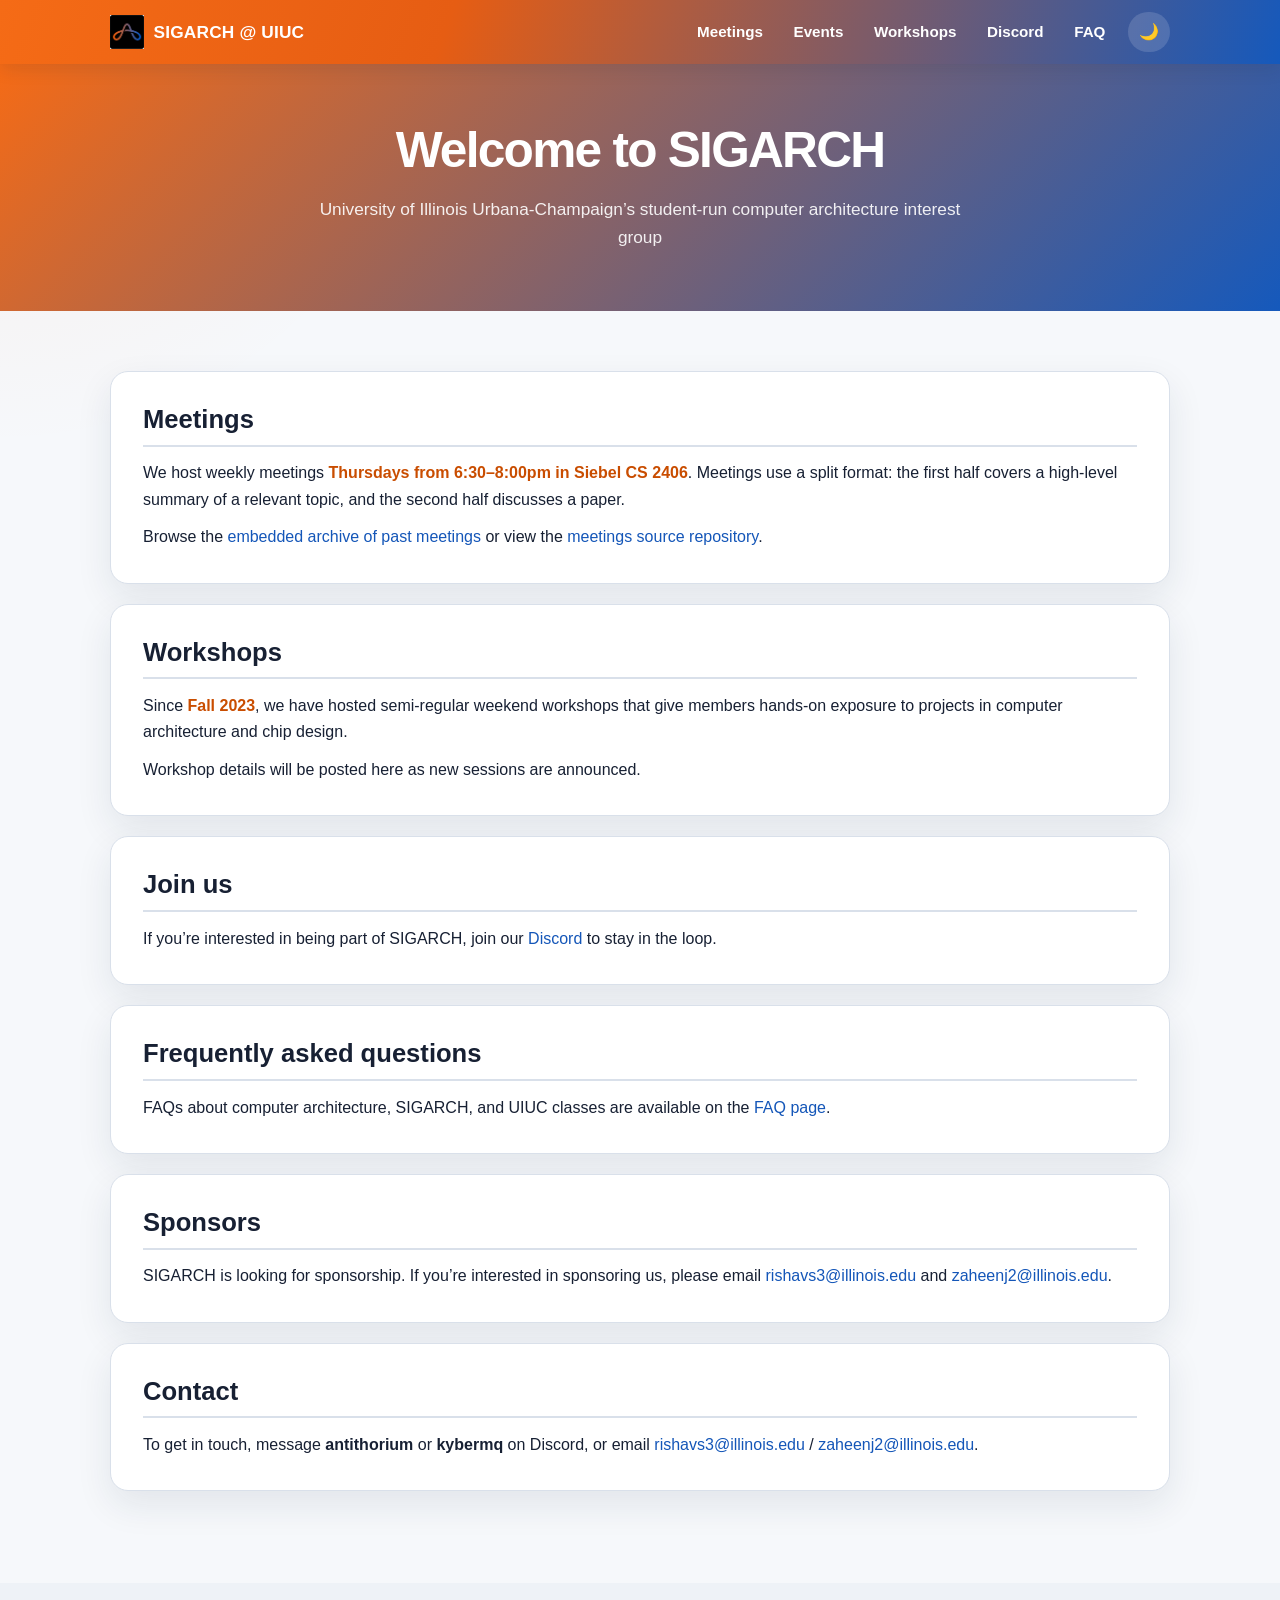
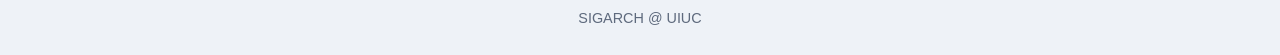
<file: index.html>
<!DOCTYPE html>
<html lang="en">
<head>
  <meta charset="UTF-8">
  <meta name="viewport" content="width=device-width, initial-scale=1.0">
  <link rel="icon" type="image/png" href="assets/tab.png">
  <link rel="stylesheet" href="style.css">
  <script src="nav.js" defer></script>
  <script src="site.js" defer></script>
  <title>SIGARCH @ UIUC</title>
</head>
<body>
  <div data-site-nav></div>

  <header class="hero">
    <div class="hero-inner">
      <h1>Welcome to SIGARCH</h1>
      <p>University of Illinois Urbana-Champaign’s student-run computer architecture interest group</p>
    </div>
  </header>

  <main class="page-shell">
    <section class="content-card" id="meetings">
      <h2>Meetings</h2>
      <p>We host weekly meetings <span class="highlight">Thursdays from 6:30–8:00pm in Siebel CS 2406</span>. Meetings use a split format: the first half covers a high-level summary of a relevant topic, and the second half discusses a paper.</p>
      <p>Browse the <a href="meetings.html">embedded archive of past meetings</a> or view the <a href="https://github.com/uiuc-sigarch/meetings" target="_blank" rel="noopener">meetings source repository</a>.</p>
    </section>

    <section class="content-card" id="workshops">
      <h2>Workshops</h2>
      <p>Since <span class="highlight">Fall 2023</span>, we have hosted semi-regular weekend workshops that give members hands-on exposure to projects in computer architecture and chip design.</p>
      <p>Workshop details will be posted here as new sessions are announced.</p>
    </section>

    <section class="content-card">
      <h2>Join us</h2>
      <p>If you’re interested in being part of SIGARCH, join our <a href="https://discord.gg/Cf4FMZVUBR" target="_blank" rel="noopener">Discord</a> to stay in the loop.</p>
    </section>

    <section class="content-card" id="faq">
      <h2>Frequently asked questions</h2>
      <p>FAQs about computer architecture, SIGARCH, and UIUC classes are available on the <a href="faq.html">FAQ page</a>.</p>
    </section>

    <section class="content-card">
      <h2>Sponsors</h2>
      <p>SIGARCH is looking for sponsorship. If you’re interested in sponsoring us, please email <a href="mailto:rishavs3@illinois.edu">rishavs3@illinois.edu</a> and <a href="mailto:zaheenj2@illinois.edu">zaheenj2@illinois.edu</a>.</p>
    </section>

    <section class="content-card">
      <h2>Contact</h2>
      <p>To get in touch, message <strong>antithorium</strong> or <strong>kybermq</strong> on Discord, or email <a href="mailto:rishavs3@illinois.edu">rishavs3@illinois.edu</a> / <a href="mailto:zaheenj2@illinois.edu">zaheenj2@illinois.edu</a>.</p>
    </section>
  </main>

  <footer class="site-footer">SIGARCH @ UIUC</footer>
</body>
</html>
</file>
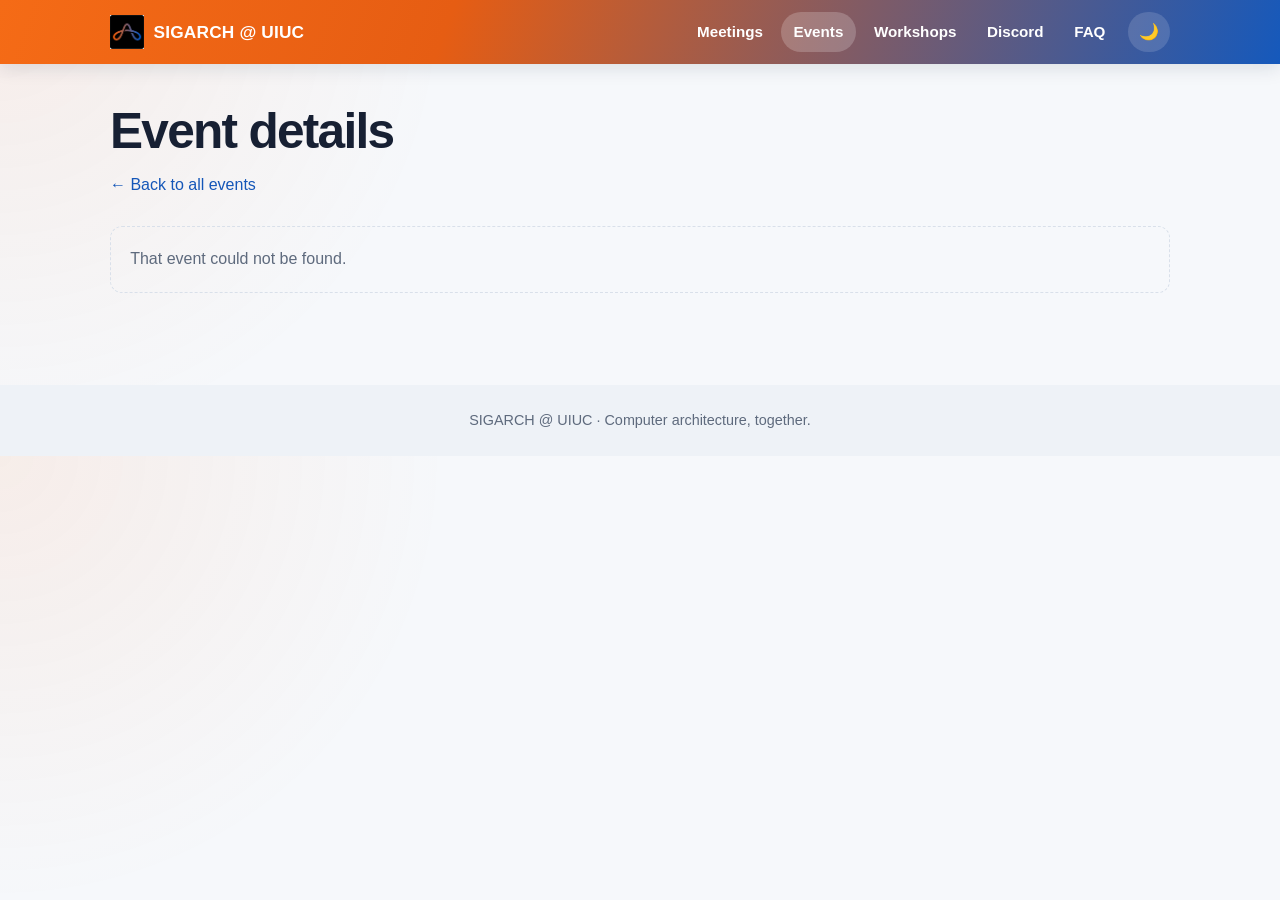
<file: event.html>
<!DOCTYPE html>
<html lang="en">
<head>
  <meta charset="UTF-8">
  <meta name="viewport" content="width=device-width, initial-scale=1.0">
  <link rel="icon" type="image/png" href="assets/tab.png">
  <link rel="stylesheet" href="style.css">
  <script src="nav.js" defer></script>
  <script src="site.js" defer></script>
  <title>Event | SIGARCH @ UIUC</title>
</head>
<body>
  <div data-site-nav></div>

  <main class="page-shell">
    <div class="page-heading">
      <div>
        <h1>Event details</h1>
        <p><a href="events.html">← Back to all events</a></p>
      </div>
    </div>

    <section data-event-detail aria-live="polite">
      <p class="empty-state">Loading event…</p>
    </section>
  </main>

  <footer class="site-footer">SIGARCH @ UIUC · Computer architecture, together.</footer>
</body>
</html>
</file>
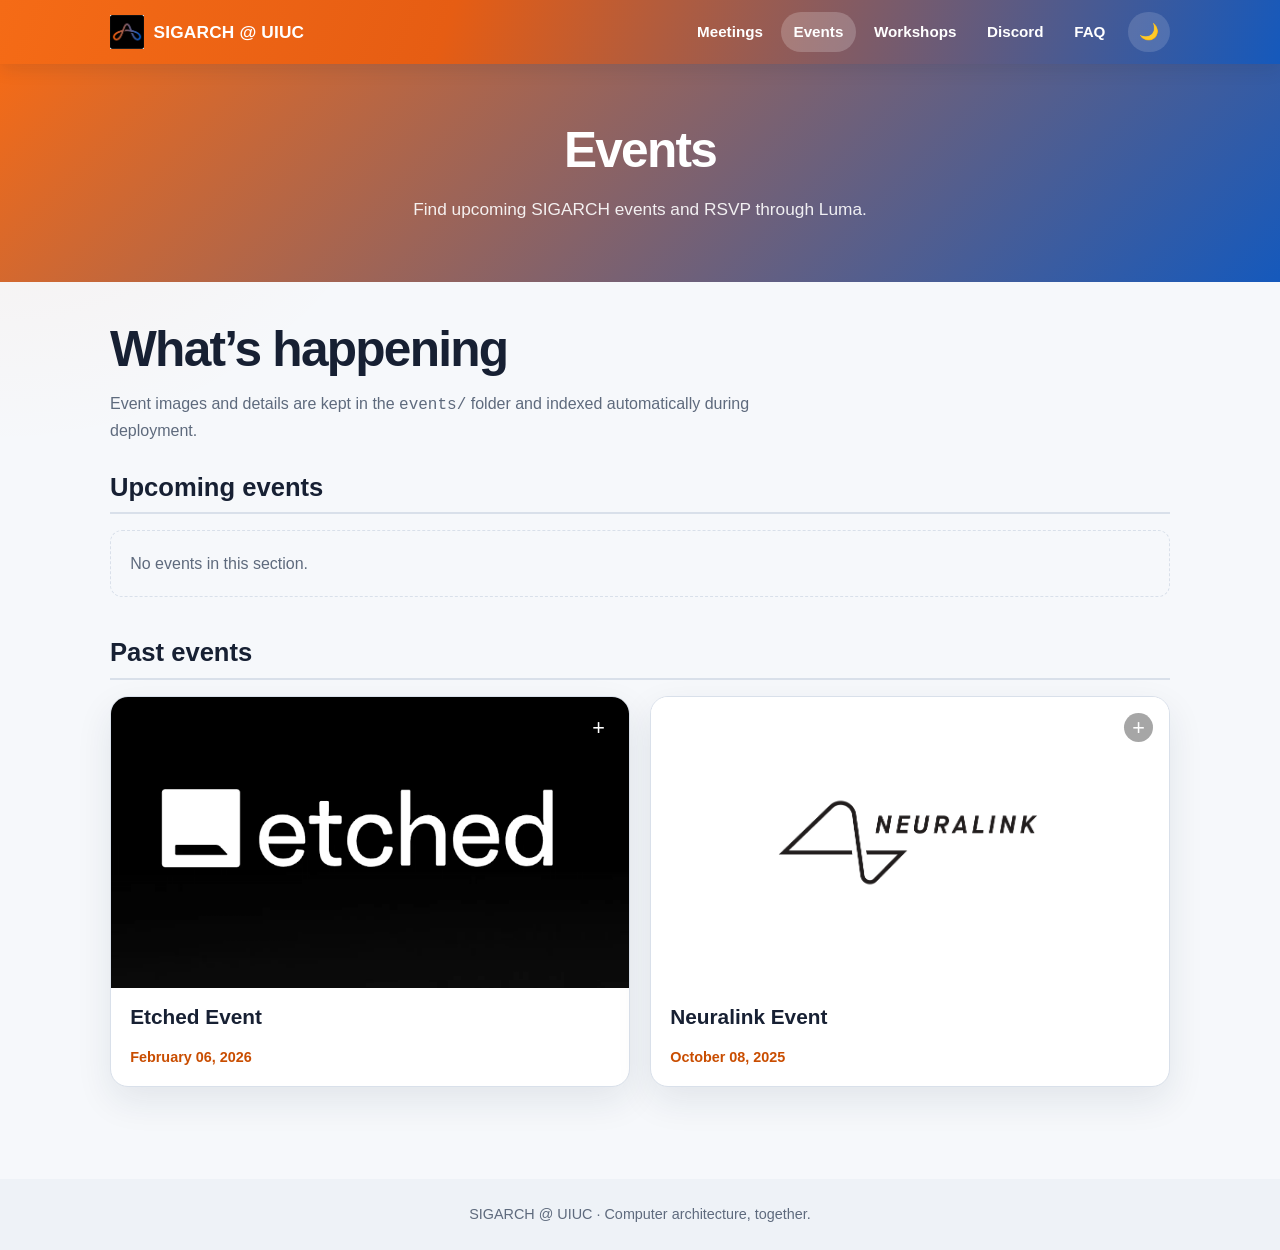
<file: events.html>
<!DOCTYPE html>
<html lang="en">
<head>
  <meta charset="UTF-8">
  <meta name="viewport" content="width=device-width, initial-scale=1.0">
  <link rel="icon" type="image/png" href="assets/tab.png">
  <link rel="stylesheet" href="style.css">
  <script src="nav.js" defer></script>
  <script src="site.js" defer></script>
  <title>Events | SIGARCH @ UIUC</title>
</head>
<body>
  <div data-site-nav></div>

  <header class="hero">
    <div class="hero-inner">
      <h1>Events</h1>
      <p>Find upcoming SIGARCH events and RSVP through Luma.</p>
    </div>
  </header>

  <main class="page-shell">
    <div class="page-heading">
      <div>
        <h1>What’s happening</h1>
        <p>Event images and details are kept in the <code>events/</code> folder and indexed automatically during deployment.</p>
      </div>
    </div>

    <div data-events-index="events.json" aria-live="polite">
      <section class="event-section" data-event-group="future">
        <h2>Upcoming events</h2>
        <div class="events-grid" data-event-list></div>
        <p class="empty-state" data-event-empty>Loading events…</p>
      </section>
      <section class="event-section" data-event-group="past">
        <h2>Past events</h2>
        <div class="events-grid" data-event-list></div>
        <p class="empty-state" data-event-empty>Loading events…</p>
      </section>
    </div>
  </main>

  <footer class="site-footer">SIGARCH @ UIUC · Computer architecture, together.</footer>
</body>
</html>
</file>
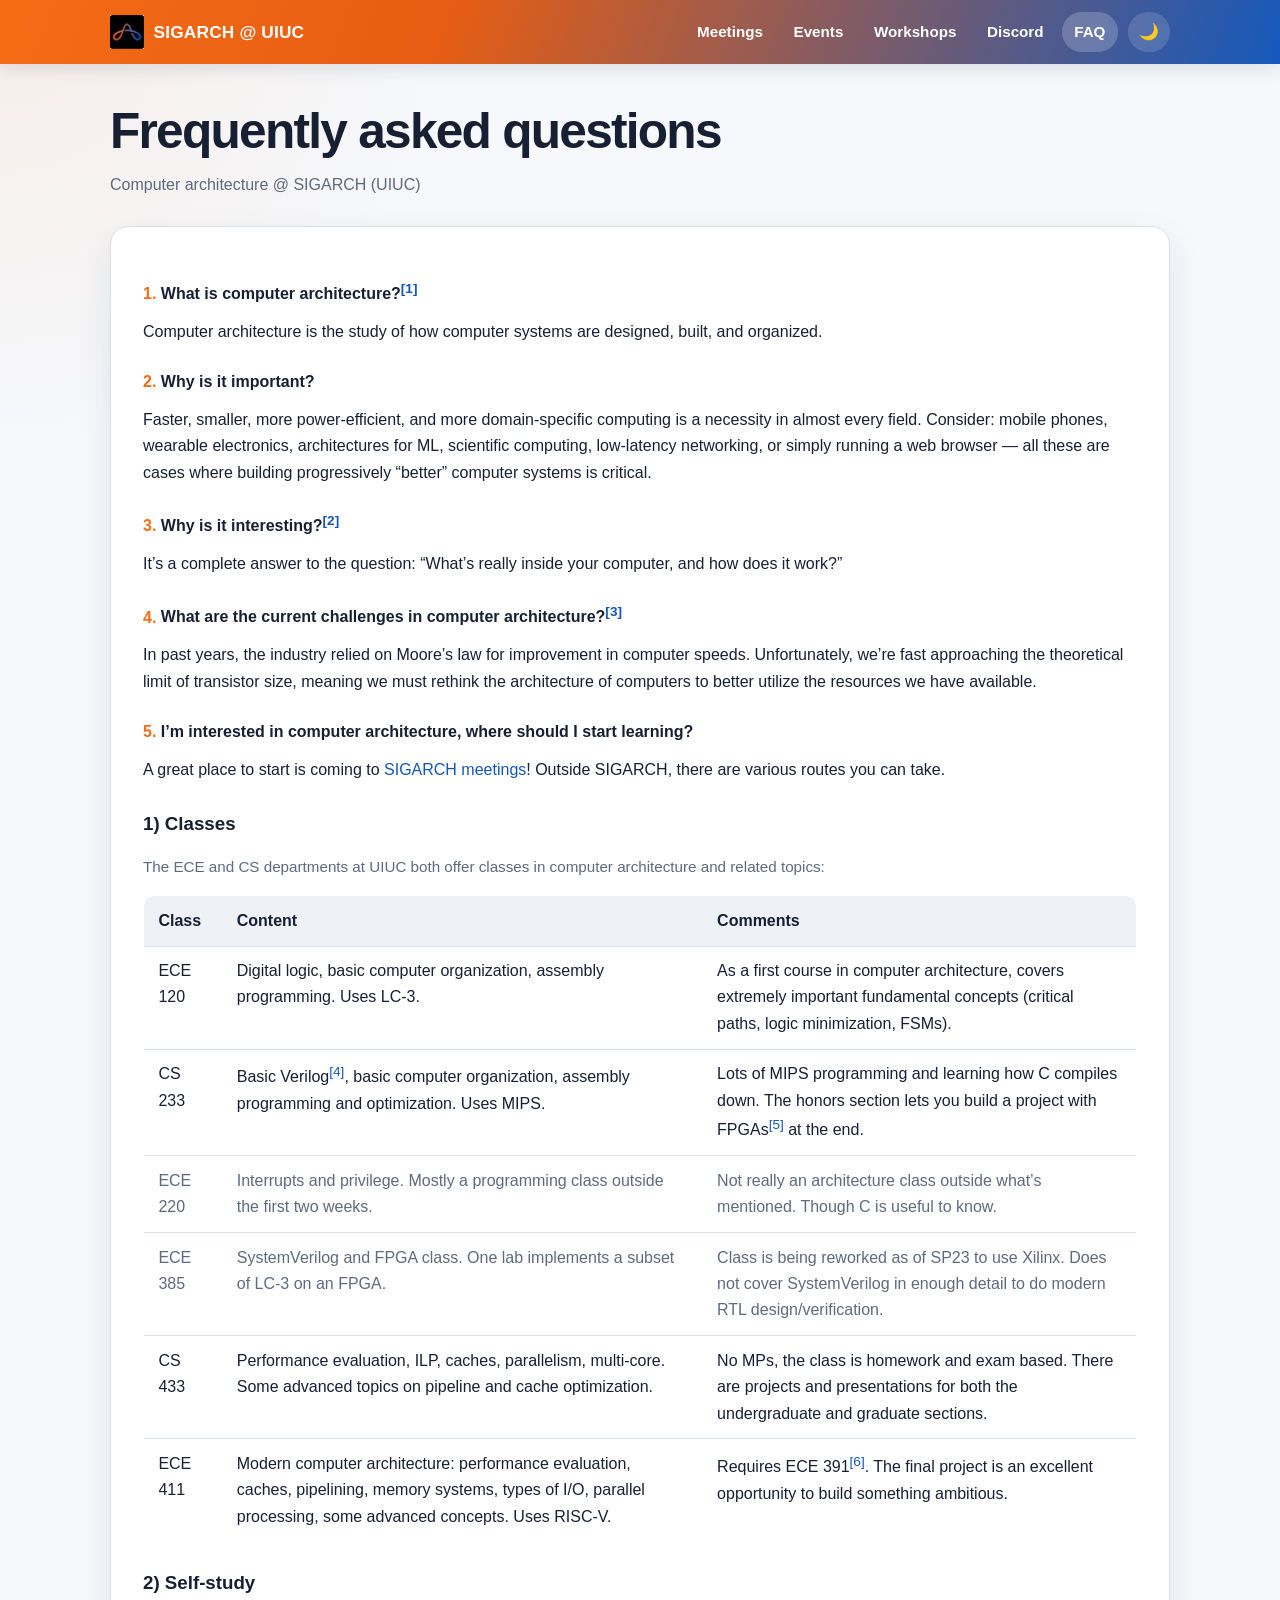
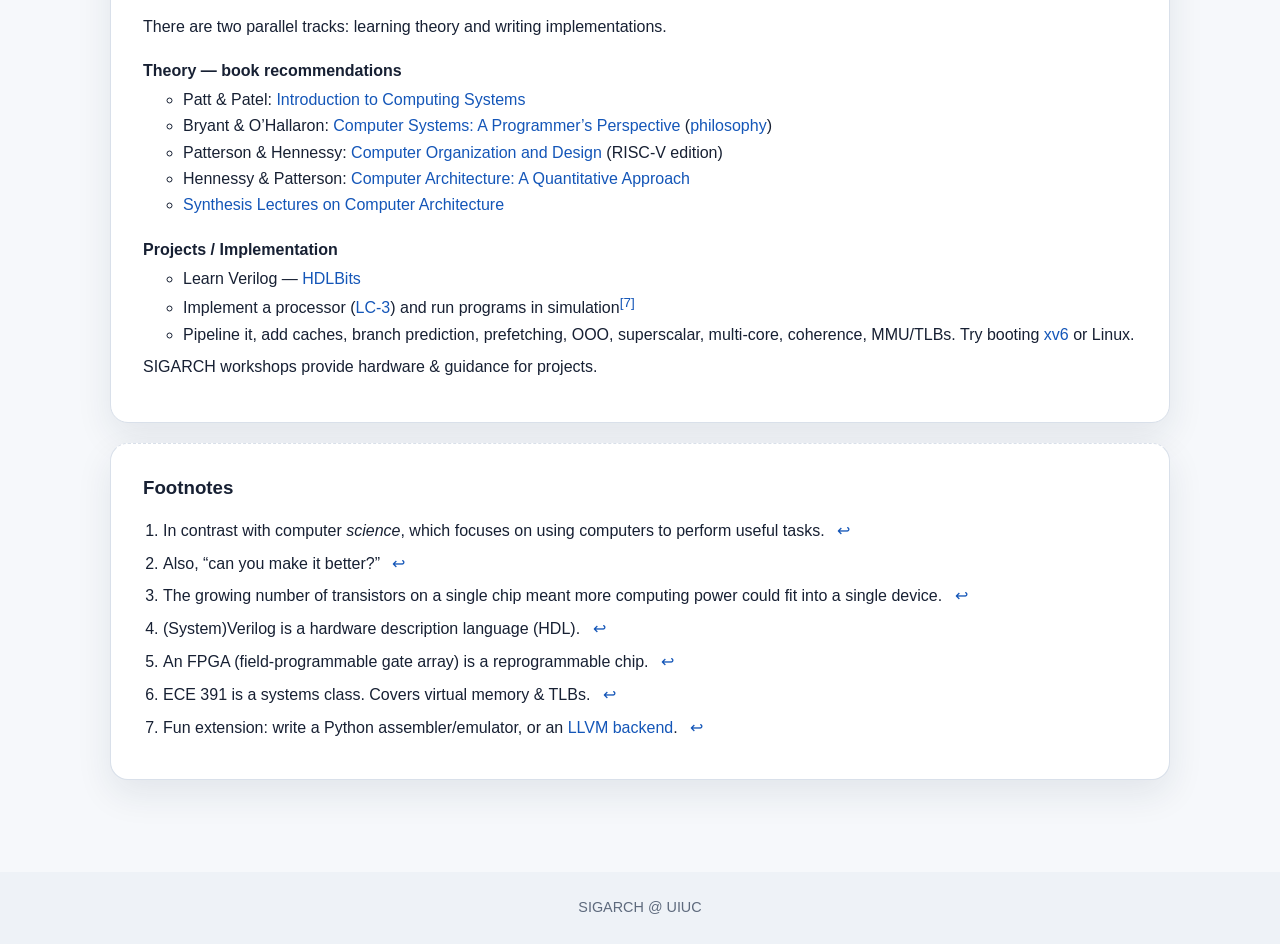
<file: faq.html>
<!DOCTYPE html>
<html lang="en">
<head>
  <meta charset="utf-8">
  <meta name="viewport" content="width=device-width, initial-scale=1">
  <link rel="icon" type="image/png" href="assets/tab.png">
  <link rel="stylesheet" href="style.css">
  <script src="nav.js" defer></script>
  <script src="site.js" defer></script>
  <title>FAQ | SIGARCH @ UIUC</title>
</head>
<body>
  <div data-site-nav></div>

  <main class="page-shell">
    <div class="page-heading">
      <div>
        <h1>Frequently asked questions</h1>
        <p>Computer architecture @ SIGARCH (UIUC)</p>
      </div>
    </div>

    <section class="content-card">
      <ol class="faq">
        <li id="q1">
          <span class="question">What is computer architecture?<a class="fn-ref" href="#fn1" id="fnref1">[1]</a></span>
          <div class="answer">
            <p>Computer architecture is the study of how computer systems are designed, built, and organized.</p>
          </div>
        </li>

        <li id="q2">
          <span class="question">Why is it important?</span>
          <div class="answer">
            <p>Faster, smaller, more power-efficient, and more domain-specific computing is a necessity in almost every field. Consider: mobile phones, wearable electronics, architectures for ML, scientific computing, low-latency networking, or simply running a web browser — all these are cases where building progressively “better” computer systems is critical.</p>
          </div>
        </li>

        <li id="q3">
          <span class="question">Why is it interesting?<a class="fn-ref" href="#fn2" id="fnref2">[2]</a></span>
          <div class="answer">
            <p>It’s a complete answer to the question: “What’s really inside your computer, and how does it work?”</p>
          </div>
        </li>

        <li id="q4">
          <span class="question">What are the current challenges in computer architecture?<a class="fn-ref" href="#fn3" id="fnref3">[3]</a></span>
          <div class="answer">
            <p>In past years, the industry relied on Moore’s law for improvement in computer speeds. Unfortunately, we’re fast approaching the theoretical limit of transistor size, meaning we must rethink the architecture of computers to better utilize the resources we have available.</p>
          </div>
        </li>

        <li id="q5">
          <span class="question">I’m interested in computer architecture, where should I start learning?</span>
          <div class="answer">
            <p>A great place to start is coming to <a href="./meetings.html">SIGARCH meetings</a>! Outside SIGARCH, there are various routes you can take.</p>

            <h3>1) Classes</h3>
            <p class="note">The ECE and CS departments at UIUC both offer classes in computer architecture and related topics:</p>

            <div class="table-wrap">
              <table>
                <thead>
                  <tr><th>Class</th><th>Content</th><th>Comments</th></tr>
                </thead>
                <tbody>
                  <tr><td>ECE 120</td><td>Digital logic, basic computer organization, assembly programming. Uses LC-3.</td><td>As a first course in computer architecture, covers extremely important fundamental concepts (critical paths, logic minimization, FSMs).</td></tr>
                  <tr><td>CS 233</td><td>Basic Verilog<a class="fn-ref" href="#fn4" id="fnref4">[4]</a>, basic computer organization, assembly programming and optimization. Uses MIPS.</td><td>Lots of MIPS programming and learning how C compiles down. The honors section lets you build a project with FPGAs<a class="fn-ref" href="#fn5" id="fnref5">[5]</a> at the end.</td></tr>
                  <tr><td class="muted">ECE 220</td><td class="muted">Interrupts and privilege. Mostly a programming class outside the first two weeks.</td><td class="muted">Not really an architecture class outside what’s mentioned. Though C is useful to know.</td></tr>
                  <tr><td class="muted">ECE 385</td><td class="muted">SystemVerilog and FPGA class. One lab implements a subset of LC-3 on an FPGA.</td><td class="muted">Class is being reworked as of SP23 to use Xilinx. Does not cover SystemVerilog in enough detail to do modern RTL design/verification.</td></tr>
                  <tr><td>CS 433</td><td>Performance evaluation, ILP, caches, parallelism, multi-core. Some advanced topics on pipeline and cache optimization.</td><td>No MPs, the class is homework and exam based. There are projects and presentations for both the undergraduate and graduate sections.</td></tr>
                  <tr><td>ECE 411</td><td>Modern computer architecture: performance evaluation, caches, pipelining, memory systems, types of I/O, parallel processing, some advanced concepts. Uses RISC-V.</td><td>Requires ECE 391<a class="fn-ref" href="#fn6" id="fnref6">[6]</a>. The final project is an excellent opportunity to build something ambitious.</td></tr>
                </tbody>
              </table>
            </div>

            <h3>2) Self-study</h3>
            <p>There are two parallel tracks: learning theory and writing implementations.</p>

            <h4>Theory — book recommendations</h4>
            <ul>
              <li>Patt &amp; Patel: <a href="https://i-share-uiu.primo.exlibrisgroup.com/permalink/01CARLI_UIU/gpjosq/alma99908131312205899">Introduction to Computing Systems</a></li>
              <li>Bryant &amp; O’Hallaron: <a href="https://i-share-uiu.primo.exlibrisgroup.com/permalink/01CARLI_UIU/gpjosq/alma99454154312205899">Computer Systems: A Programmer’s Perspective</a> (<a href="http://csapp.cs.cmu.edu/2e/perspective.html">philosophy</a>)</li>
              <li>Patterson &amp; Hennessy: <a href="https://i-share-uiu.primo.exlibrisgroup.com/permalink/01CARLI_UIU/gpjosq/alma99362146912205899">Computer Organization and Design</a> (RISC-V edition)</li>
              <li>Hennessy &amp; Patterson: <a href="https://i-share-uiu.primo.exlibrisgroup.com/permalink/01CARLI_UIU/gpjosq/alma99847468812205899">Computer Architecture: A Quantitative Approach</a></li>
              <li><a href="https://dblp.org/db/series/synthesis/cac.html">Synthesis Lectures on Computer Architecture</a></li>
            </ul>

            <h4>Projects / Implementation</h4>
            <ul>
              <li>Learn Verilog — <a href="https://hdlbits.01xz.net/wiki/Main_Page">HDLBits</a></li>
              <li>Implement a processor (<a href="https://github.com/nebhrajani-a/lc3">LC-3</a>) and run programs in simulation<a class="fn-ref" href="#fn7" id="fnref7">[7]</a></li>
              <li>Pipeline it, add caches, branch prediction, prefetching, OOO, superscalar, multi-core, coherence, MMU/TLBs. Try booting <a href="https://en.wikipedia.org/wiki/Xv6">xv6</a> or Linux.</li>
            </ul>
            <p>SIGARCH workshops provide hardware &amp; guidance for projects.</p>
          </div>
        </li>
      </ol>
    </section>

    <section class="footnotes content-card" id="footnotes">
      <h3>Footnotes</h3>
      <ol>
        <li id="fn1">In contrast with computer <em>science</em>, which focuses on using computers to perform useful tasks. <a class="backref" href="#fnref1">↩</a></li>
        <li id="fn2">Also, “can you make it better?” <a class="backref" href="#fnref2">↩</a></li>
        <li id="fn3">The growing number of transistors on a single chip meant more computing power could fit into a single device. <a class="backref" href="#fnref3">↩</a></li>
        <li id="fn4">(System)Verilog is a hardware description language (HDL). <a class="backref" href="#fnref4">↩</a></li>
        <li id="fn5">An FPGA (field-programmable gate array) is a reprogrammable chip. <a class="backref" href="#fnref5">↩</a></li>
        <li id="fn6">ECE 391 is a systems class. Covers virtual memory &amp; TLBs. <a class="backref" href="#fnref6">↩</a></li>
        <li id="fn7">Fun extension: write a Python assembler/emulator, or an <a href="https://llvm.org/docs/WritingAnLLVMBackend.html">LLVM backend</a>. <a class="backref" href="#fnref7">↩</a></li>
      </ol>
    </section>
  </main>

  <footer class="site-footer">SIGARCH @ UIUC</footer>
</body>
</html>
</file>
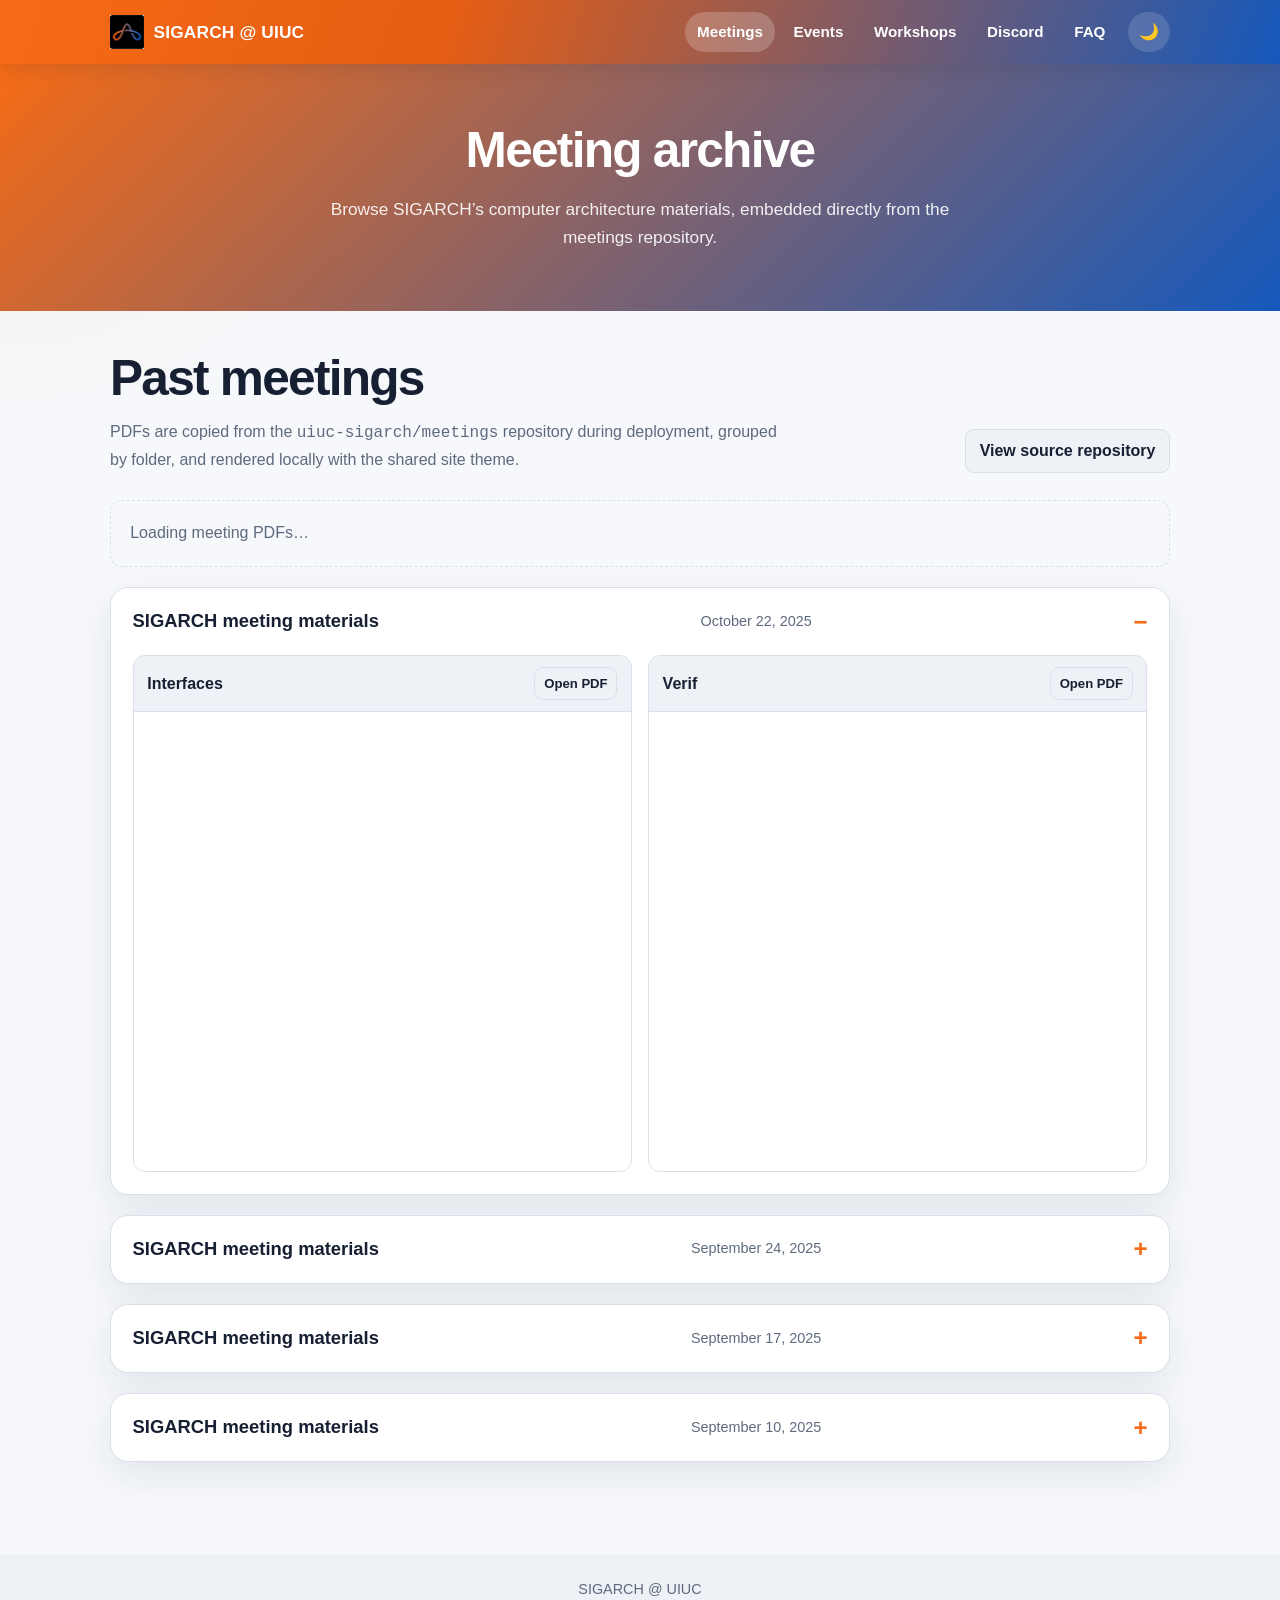
<file: meetings.html>
<!DOCTYPE html>
<html lang="en">
<head>
  <meta charset="UTF-8">
  <meta name="viewport" content="width=device-width, initial-scale=1.0">
  <link rel="icon" type="image/png" href="assets/tab.png">
  <link rel="stylesheet" href="style.css">
  <script src="nav.js" defer></script>
  <script src="site.js" defer></script>
  <title>Meetings | SIGARCH @ UIUC</title>
</head>
<body>
  <div data-site-nav></div>

  <header class="hero">
    <div class="hero-inner">
      <h1>Meeting archive</h1>
      <p>Browse SIGARCH’s computer architecture materials, embedded directly from the meetings repository.</p>
    </div>
  </header>

  <main class="page-shell">
    <div class="page-heading">
      <div>
        <h1>Past meetings</h1>
        <p>PDFs are copied from the <code>uiuc-sigarch/meetings</code> repository during deployment, grouped by folder, and rendered locally with the shared site theme.</p>
      </div>
      <a class="button-link" href="https://github.com/uiuc-sigarch/meetings" target="_blank" rel="noopener">View source repository</a>
    </div>

    <section class="meeting-list" data-meetings-index="meetings.json" aria-live="polite">
      <p class="empty-state">Loading meeting PDFs…</p>
    </section>
  </main>

  <footer class="site-footer">SIGARCH @ UIUC</footer>
</body>
</html>
</file>
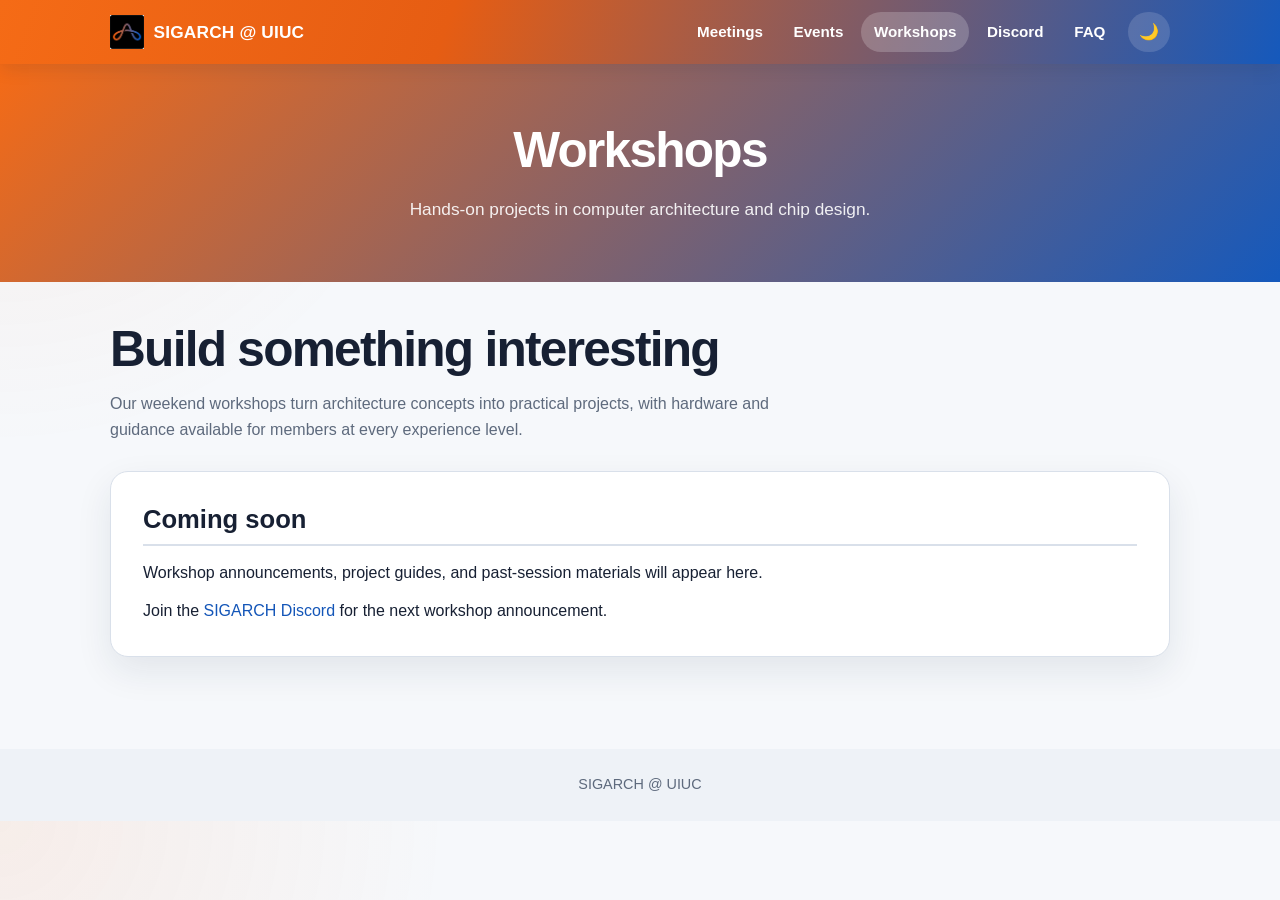
<file: workshops.html>
<!DOCTYPE html>
<html lang="en">
<head>
  <meta charset="UTF-8">
  <meta name="viewport" content="width=device-width, initial-scale=1.0">
  <link rel="icon" type="image/png" href="assets/tab.png">
  <link rel="stylesheet" href="style.css">
  <script src="nav.js" defer></script>
  <script src="site.js" defer></script>
  <title>Workshops | SIGARCH @ UIUC</title>
</head>
<body>
  <div data-site-nav></div>

  <header class="hero">
    <div class="hero-inner">
      <h1>Workshops</h1>
      <p>Hands-on projects in computer architecture and chip design.</p>
    </div>
  </header>

  <main class="page-shell">
    <div class="page-heading">
      <div>
        <h1>Build something interesting</h1>
        <p>Our weekend workshops turn architecture concepts into practical projects, with hardware and guidance available for members at every experience level.</p>
      </div>
    </div>

    <section class="content-card">
      <h2>Coming soon</h2>
      <p>Workshop announcements, project guides, and past-session materials will appear here.</p>
      <p>Join the <a href="https://discord.gg/Cf4FMZVUBR" target="_blank" rel="noopener">SIGARCH Discord</a> for the next workshop announcement.</p>
    </section>
  </main>

  <footer class="site-footer">SIGARCH @ UIUC</footer>
</body>
</html>
</file>
<file: style.css>
:root {
  color-scheme: light;
  --bg: #f6f8fb;
  --surface: #ffffff;
  --surface-muted: #eef2f7;
  --text: #172033;
  --muted: #5e6a7d;
  --link: #1456b8;
  --accent: #f56b16;
  --accent-dark: #c94d00;
  --blue: #1559bc;
  --border: #d9e0ea;
  --shadow: 0 14px 36px rgba(25, 42, 70, 0.09);
  --nav-shadow: 0 4px 18px rgba(18, 35, 61, 0.12);
}

body[data-theme="dark"] {
  color-scheme: dark;
  --bg: #0d1420;
  --surface: #151f2e;
  --surface-muted: #1d2a3b;
  --text: #edf3fb;
  --muted: #a7b4c5;
  --link: #8dbaff;
  --accent: #ff873f;
  --accent-dark: #ffad7d;
  --blue: #74a9ff;
  --border: #2a394d;
  --shadow: 0 14px 36px rgba(0, 0, 0, 0.24);
  --nav-shadow: 0 4px 18px rgba(0, 0, 0, 0.28);
}

* {
  box-sizing: border-box;
}

html {
  scroll-behavior: smooth;
}

body {
  min-width: 320px;
  margin: 0;
  background:
    radial-gradient(circle at 0 0, rgba(245, 107, 22, 0.08), transparent 28rem),
    var(--bg);
  color: var(--text);
  font: 16px/1.65 "Segoe UI", Tahoma, Geneva, Verdana, sans-serif;
  transition: background 0.25s ease, color 0.25s ease;
}

body,
button,
a,
.card,
.site-nav,
footer,
table,
details {
  transition: background-color 0.25s ease, border-color 0.25s ease, color 0.25s ease;
}

a {
  color: var(--link);
  text-decoration: none;
}

a:hover {
  text-decoration: underline;
}

button {
  font: inherit;
}

.site-nav {
  position: sticky;
  top: 0;
  z-index: 20;
  background: linear-gradient(110deg, #f56b16 0%, #e65d13 35%, #1559bc 100%);
  box-shadow: var(--nav-shadow);
}

.nav-inner {
  display: flex;
  align-items: center;
  justify-content: space-between;
  gap: 1rem;
  max-width: 1100px;
  min-height: 64px;
  margin: 0 auto;
  padding: 0 1.25rem;
}

.brand {
  display: inline-flex;
  align-items: center;
  gap: 0.6rem;
  color: #fff;
  font-size: 1.08rem;
  font-weight: 750;
  letter-spacing: 0.01em;
  white-space: nowrap;
}

.brand:hover {
  color: #fff;
  text-decoration: none;
}

.brand img {
  width: 34px;
  height: 34px;
  object-fit: contain;
}

.nav-links {
  display: flex;
  align-items: center;
  gap: 0.35rem;
}

.nav-links a,
.theme-toggle,
.menu-toggle {
  border: 1px solid transparent;
  border-radius: 999px;
  color: #fff;
}

.nav-links a {
  padding: 0.42rem 0.72rem;
  font-size: 0.95rem;
  font-weight: 600;
}

.nav-links a:hover,
.nav-links a[aria-current="page"] {
  background: rgba(255, 255, 255, 0.2);
  text-decoration: none;
}

.theme-toggle,
.menu-toggle {
  cursor: pointer;
  background: rgba(255, 255, 255, 0.14);
}

.theme-toggle {
  min-width: 2.45rem;
  margin-left: 0.25rem;
  padding: 0.38rem 0.64rem;
  font-size: 1rem;
}

.theme-toggle:hover,
.menu-toggle:hover {
  background: rgba(255, 255, 255, 0.28);
}

.menu-toggle {
  display: none;
  padding: 0.45rem 0.7rem;
  font-size: 1.3rem;
  line-height: 1;
}

.hero {
  color: #fff;
  background: linear-gradient(135deg, #f56b16, #1559bc);
}

.hero-inner,
.page-shell {
  max-width: 1100px;
  margin: 0 auto;
  padding-right: 1.25rem;
  padding-left: 1.25rem;
}

.hero-inner {
  padding-top: 3.7rem;
  padding-bottom: 3.7rem;
  text-align: center;
}

.hero h1,
.page-heading h1 {
  margin: 0;
  color: inherit;
  font-size: clamp(2rem, 4vw, 3.1rem);
  line-height: 1.12;
  letter-spacing: -0.035em;
}

.hero p {
  max-width: 680px;
  margin: 1rem auto 0;
  color: rgba(255, 255, 255, 0.9);
  font-size: 1.08rem;
}

.page-shell {
  padding-top: 2.5rem;
  padding-bottom: 4.5rem;
}

.page-heading {
  display: flex;
  align-items: end;
  justify-content: space-between;
  gap: 1.5rem;
  margin-bottom: 1.7rem;
}

.page-heading p {
  max-width: 680px;
  margin: 0.8rem 0 0;
  color: var(--muted);
}

.card,
.content-card {
  margin: 1.25rem 0;
  padding: clamp(1.25rem, 3vw, 2rem);
  background: var(--surface);
  border: 1px solid var(--border);
  border-radius: 18px;
  box-shadow: var(--shadow);
}

.content-card > :first-child {
  margin-top: 0;
}

.content-card > :last-child {
  margin-bottom: 0;
}

section {
  margin: 1.25rem 0;
}

h2,
h3,
h4 {
  color: var(--text);
  line-height: 1.25;
}

h2 {
  margin: 0 0 0.85rem;
  padding-bottom: 0.55rem;
  border-bottom: 2px solid var(--border);
  font-size: clamp(1.35rem, 2vw, 1.7rem);
}

h3 {
  margin-top: 1.8rem;
}

h4 {
  margin-bottom: 0.35rem;
}

p {
  margin: 0.7rem 0;
}

.highlight {
  color: var(--accent-dark);
  font-weight: 700;
}

body[data-theme="dark"] .highlight {
  color: var(--accent);
}

.button-link {
  display: inline-block;
  padding: 0.5rem 0.85rem;
  border: 1px solid var(--border);
  border-radius: 9px;
  background: var(--surface-muted);
  color: var(--text);
  font-weight: 650;
}

.button-link:hover {
  border-color: var(--accent);
  background: var(--accent);
  color: #fff;
  text-decoration: none;
}

.muted,
.note {
  color: var(--muted);
}

.note {
  font-size: 0.95rem;
}

.table-wrap {
  overflow-x: auto;
  margin: 1rem 0;
}

table {
  width: 100%;
  border-collapse: collapse;
  background: var(--surface);
  border: 1px solid var(--border);
  border-radius: 12px;
  overflow: hidden;
}

thead th {
  background: var(--surface-muted);
  font-weight: 700;
}

th,
td {
  padding: 0.72rem 0.9rem;
  border-bottom: 1px solid var(--border);
  text-align: left;
  vertical-align: top;
}

tbody tr:last-child td {
  border-bottom: 0;
}

tbody tr:hover td {
  background: var(--surface-muted);
}

.site-footer {
  padding: 1.5rem 1.25rem;
  background: var(--surface-muted);
  color: var(--muted);
  text-align: center;
  font-size: 0.9rem;
}

/* FAQ */
.faq {
  counter-reset: item;
  margin: 0;
  padding: 0;
  list-style: none;
}

.faq > li {
  margin: 1.2rem 0 1.5rem;
}

.faq > li:last-child {
  margin-bottom: 0;
}

.question {
  display: inline-block;
  margin-bottom: 0.35rem;
  font-weight: 750;
}

.question::before {
  counter-increment: item;
  content: counter(item) ". ";
  color: var(--accent);
}

.answer p {
  margin: 0.35rem 0 0.6rem;
}

.footnotes {
  border-top: 1px dashed var(--border);
}

.footnotes ol {
  margin: 0.5rem 0 0;
  padding-left: 1.25rem;
}

.footnotes li {
  margin: 0.4rem 0;
}

.fn-ref {
  font-size: 0.85em;
  text-decoration: none;
  vertical-align: super;
}

.backref {
  margin-left: 0.5rem;
  text-decoration: none;
}

/* Meetings */
.meeting-list {
  display: grid;
  gap: 1.25rem;
}

.meeting-card {
  margin: 0;
  padding: 0;
  overflow: hidden;
}

.meeting-card summary {
  display: flex;
  align-items: center;
  justify-content: space-between;
  gap: 1rem;
  padding: 1.15rem 1.35rem;
  cursor: pointer;
  list-style: none;
  font-size: 1.15rem;
  font-weight: 750;
}

.meeting-card summary::-webkit-details-marker {
  display: none;
}

.meeting-card summary::after {
  color: var(--accent);
  content: "+";
  font-size: 1.5rem;
  line-height: 1;
}

.meeting-card[open] summary::after {
  content: "−";
}

.meeting-card summary:hover {
  background: var(--surface-muted);
}

.meeting-date {
  color: var(--muted);
  font-size: 0.9rem;
  font-weight: 500;
}

.meeting-files {
  display: grid;
  grid-template-columns: repeat(auto-fit, minmax(260px, 1fr));
  gap: 1rem;
  padding: 0 1.35rem 1.35rem;
}

.pdf-card {
  overflow: hidden;
  border: 1px solid var(--border);
  border-radius: 12px;
  background: var(--surface-muted);
}

.pdf-card header {
  display: flex;
  align-items: center;
  justify-content: space-between;
  gap: 0.75rem;
  padding: 0.7rem 0.85rem;
}

.pdf-card h3 {
  margin: 0;
  font-size: 1rem;
}

.pdf-card iframe {
  display: block;
  width: 100%;
  height: 460px;
  border: 0;
  border-top: 1px solid var(--border);
  background: #fff;
}

.pdf-card .button-link {
  padding: 0.28rem 0.55rem;
  font-size: 0.82rem;
}

.empty-state {
  margin: 0;
  padding: 1.2rem;
  border: 1px dashed var(--border);
  border-radius: 12px;
  color: var(--muted);
}

/* Events */
.events-grid {
  display: grid;
  grid-template-columns: repeat(auto-fit, minmax(280px, 1fr));
  gap: 1.25rem;
}

.event-card {
  overflow: hidden;
  margin: 0;
  padding: 0;
}

.event-card summary {
  position: relative;
  cursor: pointer;
  list-style: none;
}

.event-card summary::-webkit-details-marker {
  display: none;
}

.event-card summary::after {
  position: absolute;
  top: 1rem;
  right: 1rem;
  display: grid;
  width: 1.8rem;
  height: 1.8rem;
  place-items: center;
  border-radius: 50%;
  background: rgba(0, 0, 0, 0.35);
  color: #fff;
  content: "+";
  font-size: 1.35rem;
  line-height: 1;
}

.event-card[open] summary::after {
  content: "−";
}

.event-card summary:hover .event-summary-info {
  background: var(--surface-muted);
}

.event-summary-info {
  padding: 1rem 1.2rem;
  transition: background-color 0.25s ease;
}

.event-summary-info h2 {
  margin: 0;
  padding: 0;
  border: 0;
  font-size: 1.3rem;
}

.event-summary-info p {
  margin-bottom: 0;
}

.event-image,
.event-image-placeholder {
  display: block;
  width: 100%;
  aspect-ratio: 16 / 9;
  background: linear-gradient(135deg, rgba(245, 107, 22, 0.85), rgba(21, 89, 188, 0.9));
}

.event-image {
  object-fit: cover;
}

.event-image-placeholder {
  position: relative;
}

.event-image-placeholder::after {
  position: absolute;
  inset: 0;
  display: grid;
  place-items: center;
  color: rgba(255, 255, 255, 0.9);
  content: "SIGARCH";
  font-size: 1.5rem;
  font-weight: 800;
  letter-spacing: 0.14em;
}

.event-content {
  display: flex;
  flex: 1;
  flex-direction: column;
  padding: 0 1.2rem 1.2rem;
}

.event-content h2 {
  margin: 0;
  padding: 0;
  border: 0;
  font-size: 1.35rem;
}

.event-meta {
  margin: 0.35rem 0 0;
  color: var(--accent-dark);
  font-size: 0.9rem;
  font-weight: 700;
}

body[data-theme="dark"] .event-meta {
  color: var(--accent);
}

.event-description {
  margin: 0.75rem 0 1rem;
  color: var(--muted);
}

.event-actions {
  display: flex;
  flex-wrap: wrap;
  gap: 0.6rem;
  margin-top: auto;
  padding-top: 0.5rem;
}

.event-actions .button-link {
  background: var(--accent);
  border-color: var(--accent);
  color: #fff;
}

.event-actions .button-link:hover {
  background: var(--accent-dark);
  border-color: var(--accent-dark);
}

.event-section + .event-section {
  margin-top: 2.5rem;
}

.event-section h2 {
  margin-bottom: 1rem;
}

.event-detail-card {
  max-width: 760px;
  margin-right: auto;
  margin-left: auto;
}

.event-detail-image {
  display: block;
  width: 100%;
  max-height: 520px;
  object-fit: contain;
  border-radius: 12px;
  background: var(--surface-muted);
}

.event-detail-card h1 {
  margin: 1.5rem 0 0;
  line-height: 1.15;
}

@media (max-width: 720px) {
  .nav-inner {
    min-height: 58px;
  }

  .menu-toggle {
    display: inline-block;
  }

  .nav-links {
    display: none;
    position: absolute;
    top: 58px;
    right: 0;
    left: 0;
    align-items: stretch;
    flex-direction: column;
    gap: 0.25rem;
    padding: 0.7rem 1.25rem 1rem;
    background: linear-gradient(155deg, #f56b16, #1559bc);
    box-shadow: var(--nav-shadow);
  }

  .nav-links.is-open {
    display: flex;
  }

  .nav-links a,
  .theme-toggle {
    width: 100%;
    border-radius: 9px;
    text-align: left;
  }

  .theme-toggle {
    margin: 0.25rem 0 0;
  }

  .hero-inner {
    padding-top: 2.8rem;
    padding-bottom: 2.8rem;
  }

  .page-shell {
    padding-top: 1.6rem;
    padding-bottom: 3rem;
  }

  .page-heading {
    display: block;
  }

  .meeting-files {
    grid-template-columns: 1fr;
  }

  .events-grid {
    grid-template-columns: 1fr;
  }

  .pdf-card iframe {
    height: 380px;
  }
}
</file>
